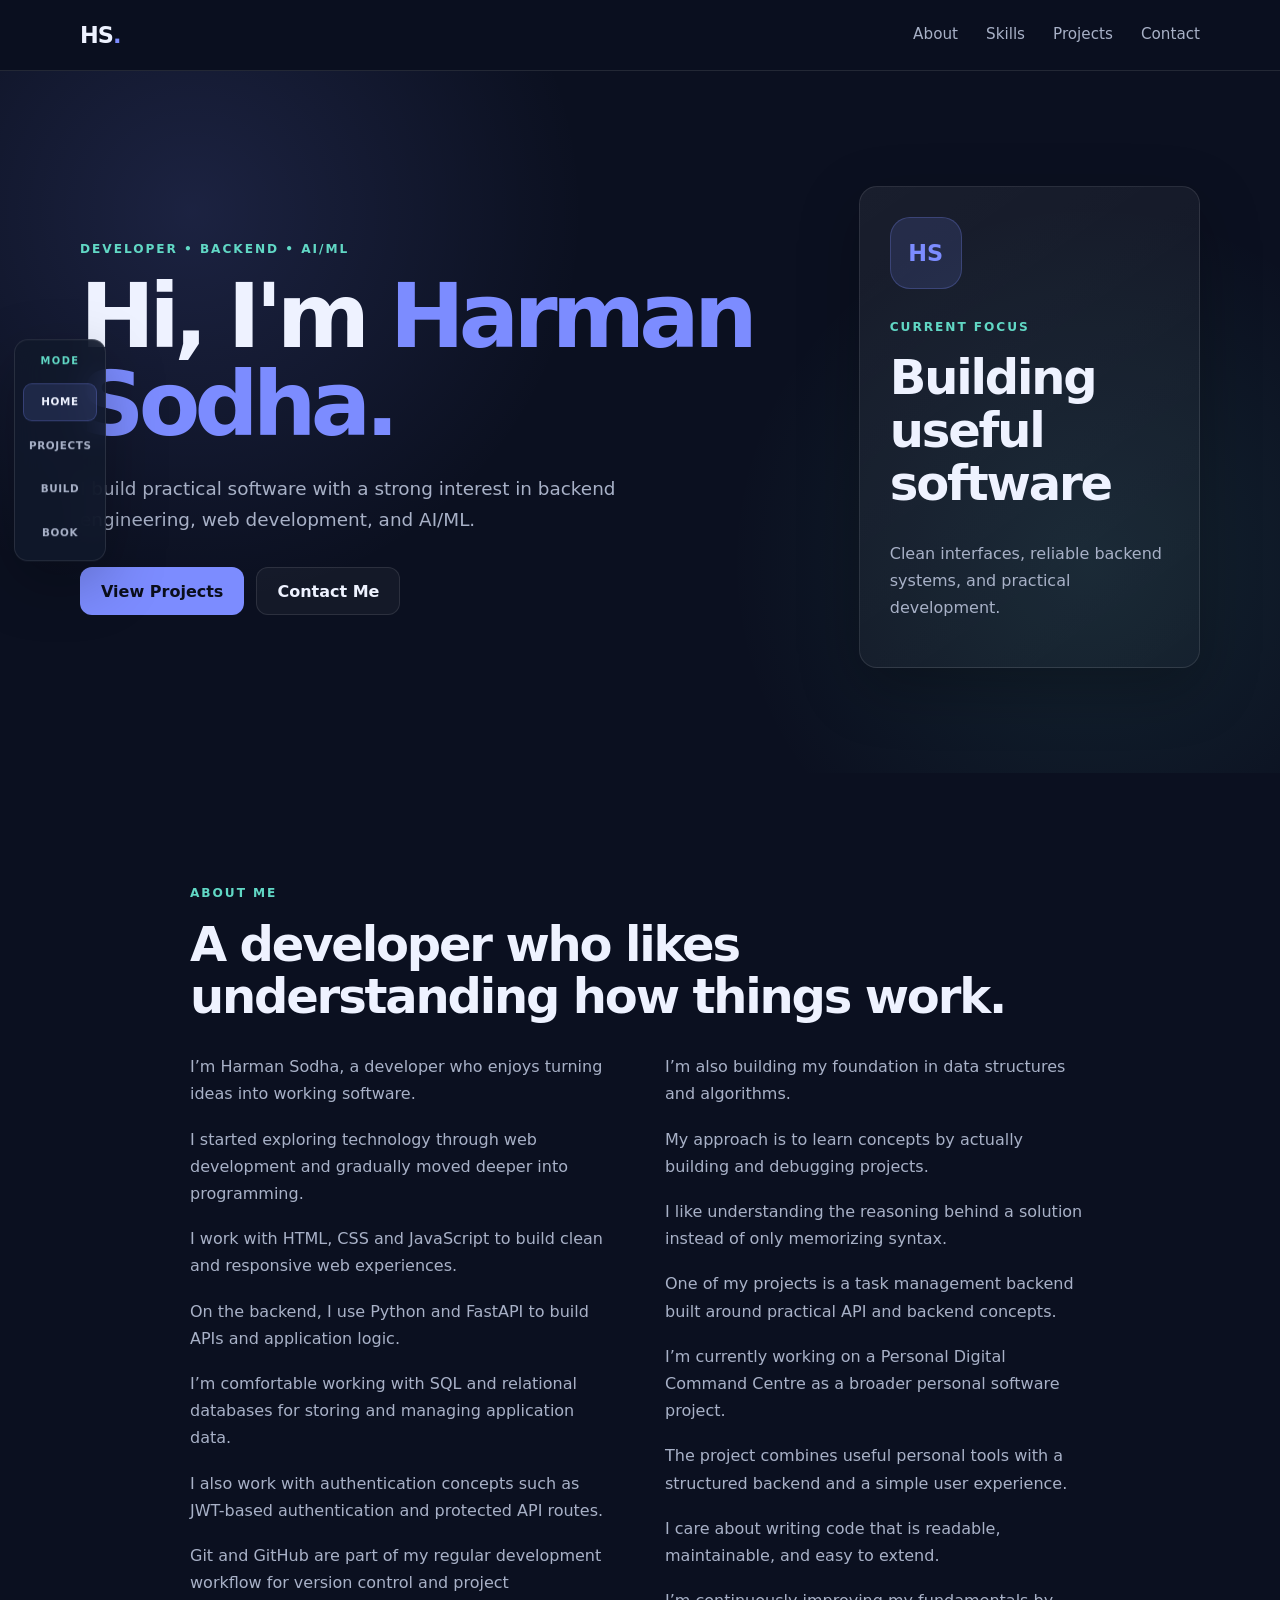
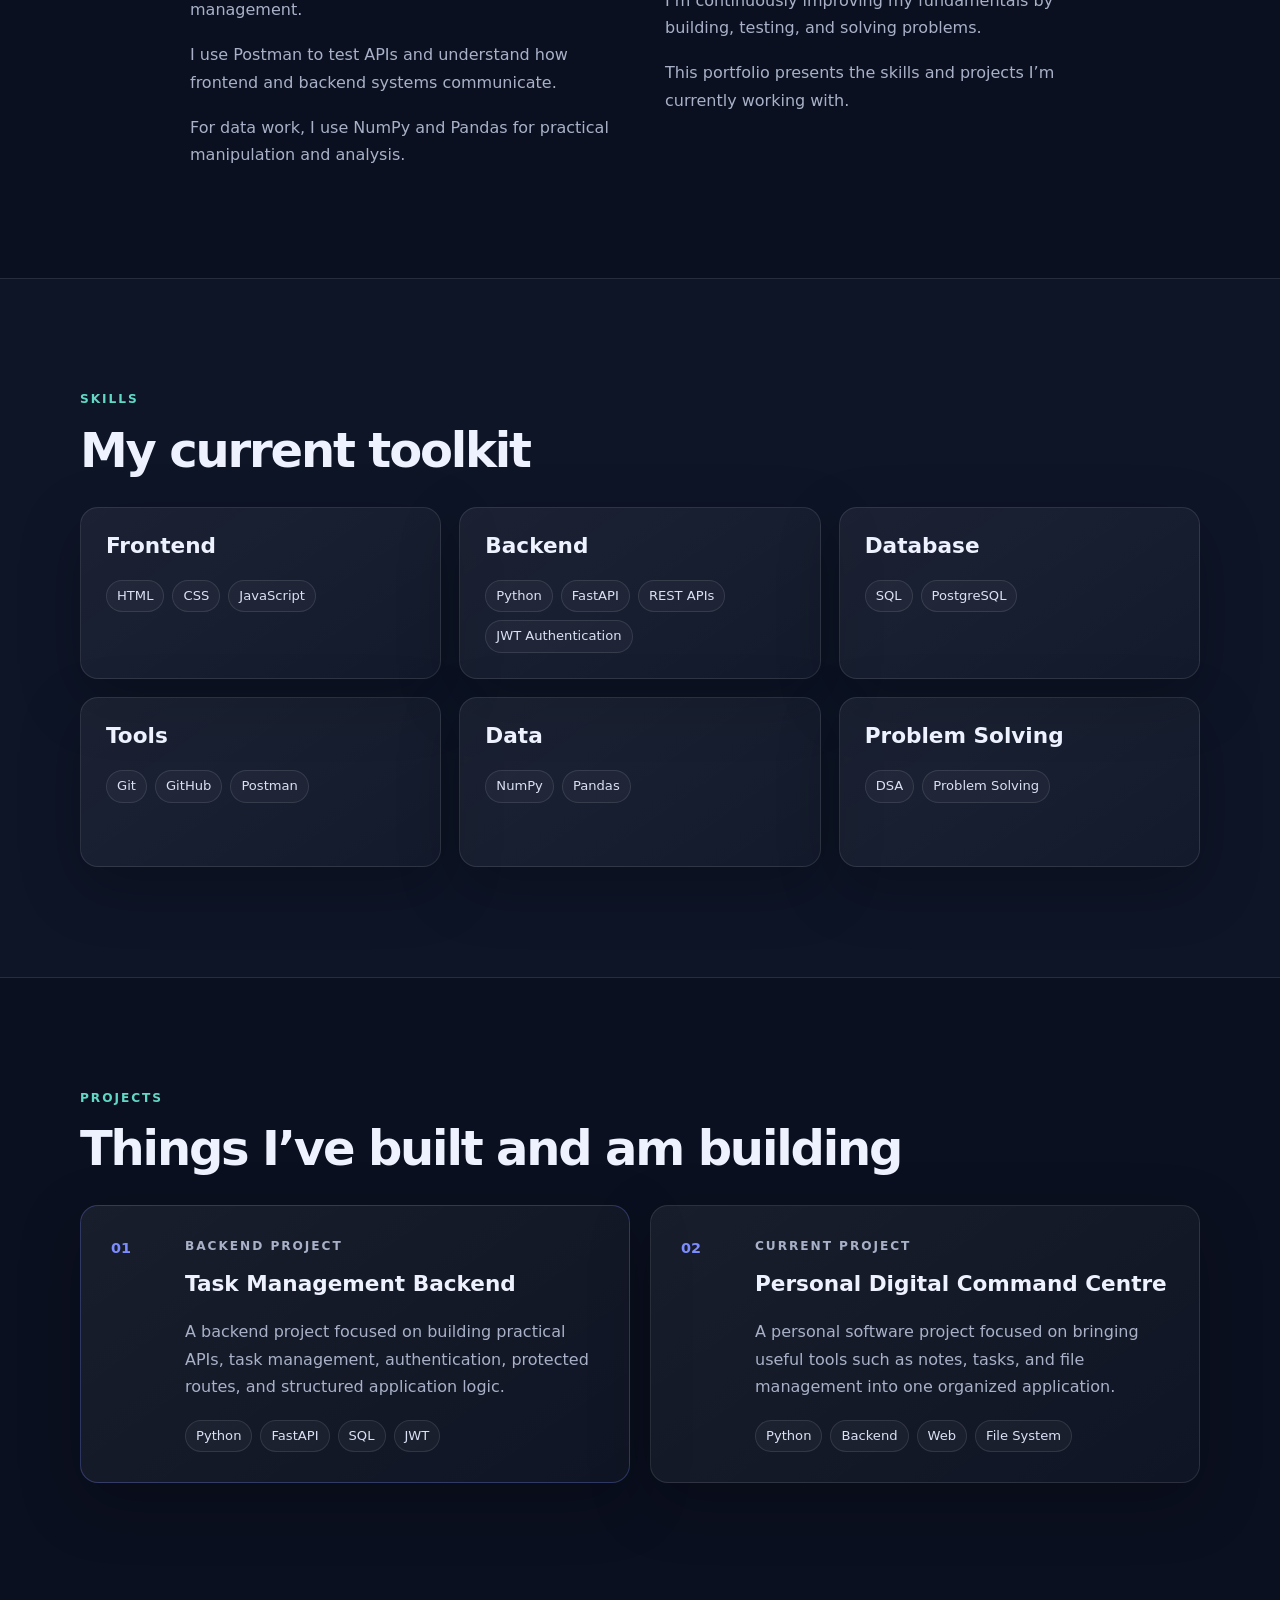
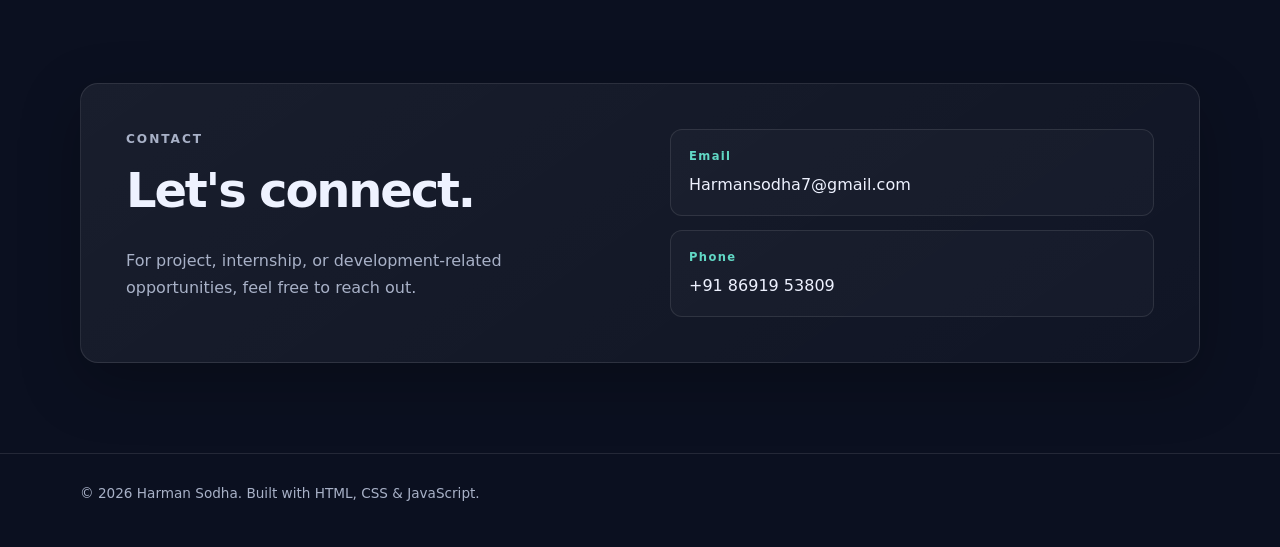
<file: index.html>
<!DOCTYPE html>
<html lang="en">
<head>
  <meta charset="UTF-8">
  <meta name="viewport" content="width=device-width, initial-scale=1.0">
  <meta name="description" content="Personal portfolio of Harman Sodha — developer focused on web development, backend engineering, and practical AI.">
  <title>Harman Sodha | Developer Portfolio</title>
  <link rel="stylesheet" href="css/style.css">
</head>
<body>
  <aside class="mode-rail" aria-label="Site modes">
    <div class="mode-label">MODE</div>
    <a class="mode-item active" href="index.html">HOME</a>
    <a class="mode-item" href="projects.html">PROJECTS</a>
    <a class="mode-item" href="build.html">BUILD</a>
    <a class="mode-item" href="book.html">BOOK</a>
  </aside>
  <header class="site-header">
    <nav class="container nav" aria-label="Main navigation">
      <a class="brand" href="#home">HS<span>.</span></a>
      <button class="nav-toggle" aria-label="Open navigation" aria-expanded="false">☰</button>
      <div class="nav-links">
        <a href="#about">About</a>
        <a href="#skills">Skills</a>
        <a href="#projects">Projects</a>
        <a href="#contact">Contact</a>
      </div>
    </nav>
  </header>

  <main>
    <section id="home" class="hero">
      <div class="container hero-grid">
        <div class="hero-copy">
          <p class="eyebrow">DEVELOPER • BACKEND • AI/ML</p>
          <h1>Hi, I'm <span>Harman Sodha.</span></h1>
          <p class="hero-text">
            I build practical software with a strong interest in backend engineering,
            web development, and AI/ML.
          </p>
          <div class="hero-actions">
            <a class="button primary" href="#projects">View Projects</a>
            <a class="button secondary" href="#contact">Contact Me</a>
          </div>
        </div>
        <div class="hero-card" aria-label="Developer profile summary">
          <div class="avatar">HS</div>
          <div>
            <p class="card-label">CURRENT FOCUS</p>
            <h2>Building useful software</h2>
            <p>Clean interfaces, reliable backend systems, and practical development.</p>
          </div>
        </div>
      </div>
    </section>

    <section id="about" class="section">
      <div class="container narrow">
        <p class="section-kicker">ABOUT ME</p>
        <h2>A developer who likes understanding how things work.</h2>
        <div class="about-text">
          <p>I’m Harman Sodha, a developer who enjoys turning ideas into working software.</p>
          <p>I started exploring technology through web development and gradually moved deeper into programming.</p>
          <p>I work with HTML, CSS and JavaScript to build clean and responsive web experiences.</p>
          <p>On the backend, I use Python and FastAPI to build APIs and application logic.</p>
          <p>I’m comfortable working with SQL and relational databases for storing and managing application data.</p>
          <p>I also work with authentication concepts such as JWT-based authentication and protected API routes.</p>
          <p>Git and GitHub are part of my regular development workflow for version control and project management.</p>
          <p>I use Postman to test APIs and understand how frontend and backend systems communicate.</p>
          <p>For data work, I use NumPy and Pandas for practical manipulation and analysis.</p>
          <p>I’m also building my foundation in data structures and algorithms.</p>
          <p>My approach is to learn concepts by actually building and debugging projects.</p>
          <p>I like understanding the reasoning behind a solution instead of only memorizing syntax.</p>
          <p>One of my projects is a task management backend built around practical API and backend concepts.</p>
          <p>I’m currently working on a Personal Digital Command Centre as a broader personal software project.</p>
          <p>The project combines useful personal tools with a structured backend and a simple user experience.</p>
          <p>I care about writing code that is readable, maintainable, and easy to extend.</p>
          <p>I’m continuously improving my fundamentals by building, testing, and solving problems.</p>
          <p>This portfolio presents the skills and projects I’m currently working with.</p>
        </div>
      </div>
    </section>

    <section id="skills" class="section section-alt">
      <div class="container">
        <p class="section-kicker">SKILLS</p>
        <h2>My current toolkit</h2>
        <div class="skills-grid">
          <article class="skill-card">
            <h3>Frontend</h3>
            <div class="tags">
              <span>HTML</span><span>CSS</span><span>JavaScript</span>
            </div>
          </article>
          <article class="skill-card">
            <h3>Backend</h3>
            <div class="tags">
              <span>Python</span><span>FastAPI</span><span>REST APIs</span><span>JWT Authentication</span>
            </div>
          </article>
          <article class="skill-card">
            <h3>Database</h3>
            <div class="tags">
              <span>SQL</span><span>PostgreSQL</span>
            </div>
          </article>
          <article class="skill-card">
            <h3>Tools</h3>
            <div class="tags">
              <span>Git</span><span>GitHub</span><span>Postman</span>
            </div>
          </article>
          <article class="skill-card">
            <h3>Data</h3>
            <div class="tags">
              <span>NumPy</span><span>Pandas</span>
            </div>
          </article>
          <article class="skill-card">
            <h3>Problem Solving</h3>
            <div class="tags">
              <span>DSA</span><span>Problem Solving</span>
            </div>
          </article>
        </div>
      </div>
    </section>

    <section id="projects" class="section">
      <div class="container">
        <p class="section-kicker">PROJECTS</p>
        <h2>Things I’ve built and am building</h2>
        <div class="projects-grid">
          <article class="project-card featured">
            <div class="project-number">01</div>
            <div>
              <p class="project-type">BACKEND PROJECT</p>
              <h3>Task Management Backend</h3>
              <p>
                A backend project focused on building practical APIs, task management,
                authentication, protected routes, and structured application logic.
              </p>
              <div class="tags">
                <span>Python</span><span>FastAPI</span><span>SQL</span><span>JWT</span>
              </div>
            </div>
          </article>

          <article class="project-card">
            <div class="project-number">02</div>
            <div>
              <p class="project-type">CURRENT PROJECT</p>
              <h3>Personal Digital Command Centre</h3>
              <p>
                A personal software project focused on bringing useful tools such as
                notes, tasks, and file management into one organized application.
              </p>
              <div class="tags">
                <span>Python</span><span>Backend</span><span>Web</span><span>File System</span>
              </div>
            </div>
          </article>
        </div>
      </div>
    </section>

    <section id="contact" class="section contact-section">
      <div class="container contact-box">
        <div>
          <p class="section-kicker">CONTACT</p>
          <h2>Let's connect.</h2>
          <p>For project, internship, or development-related opportunities, feel free to reach out.</p>
        </div>
        <div class="contact-list">
          <a href="mailto:Harmansodha7@gmail.com">
            <span>Email</span>
            Harmansodha7@gmail.com
          </a>
          <a href="tel:+918691953809">
            <span>Phone</span>
            +91 86919 53809
          </a>
        </div>
      </div>
    </section>
  </main>

  <footer class="footer">
    <div class="container">
      <p>© <span id="year"></span> Harman Sodha. Built with HTML, CSS & JavaScript.</p>
    </div>
  </footer>

  <script src="js/script.js"></script>
</body>
</html>
</file>
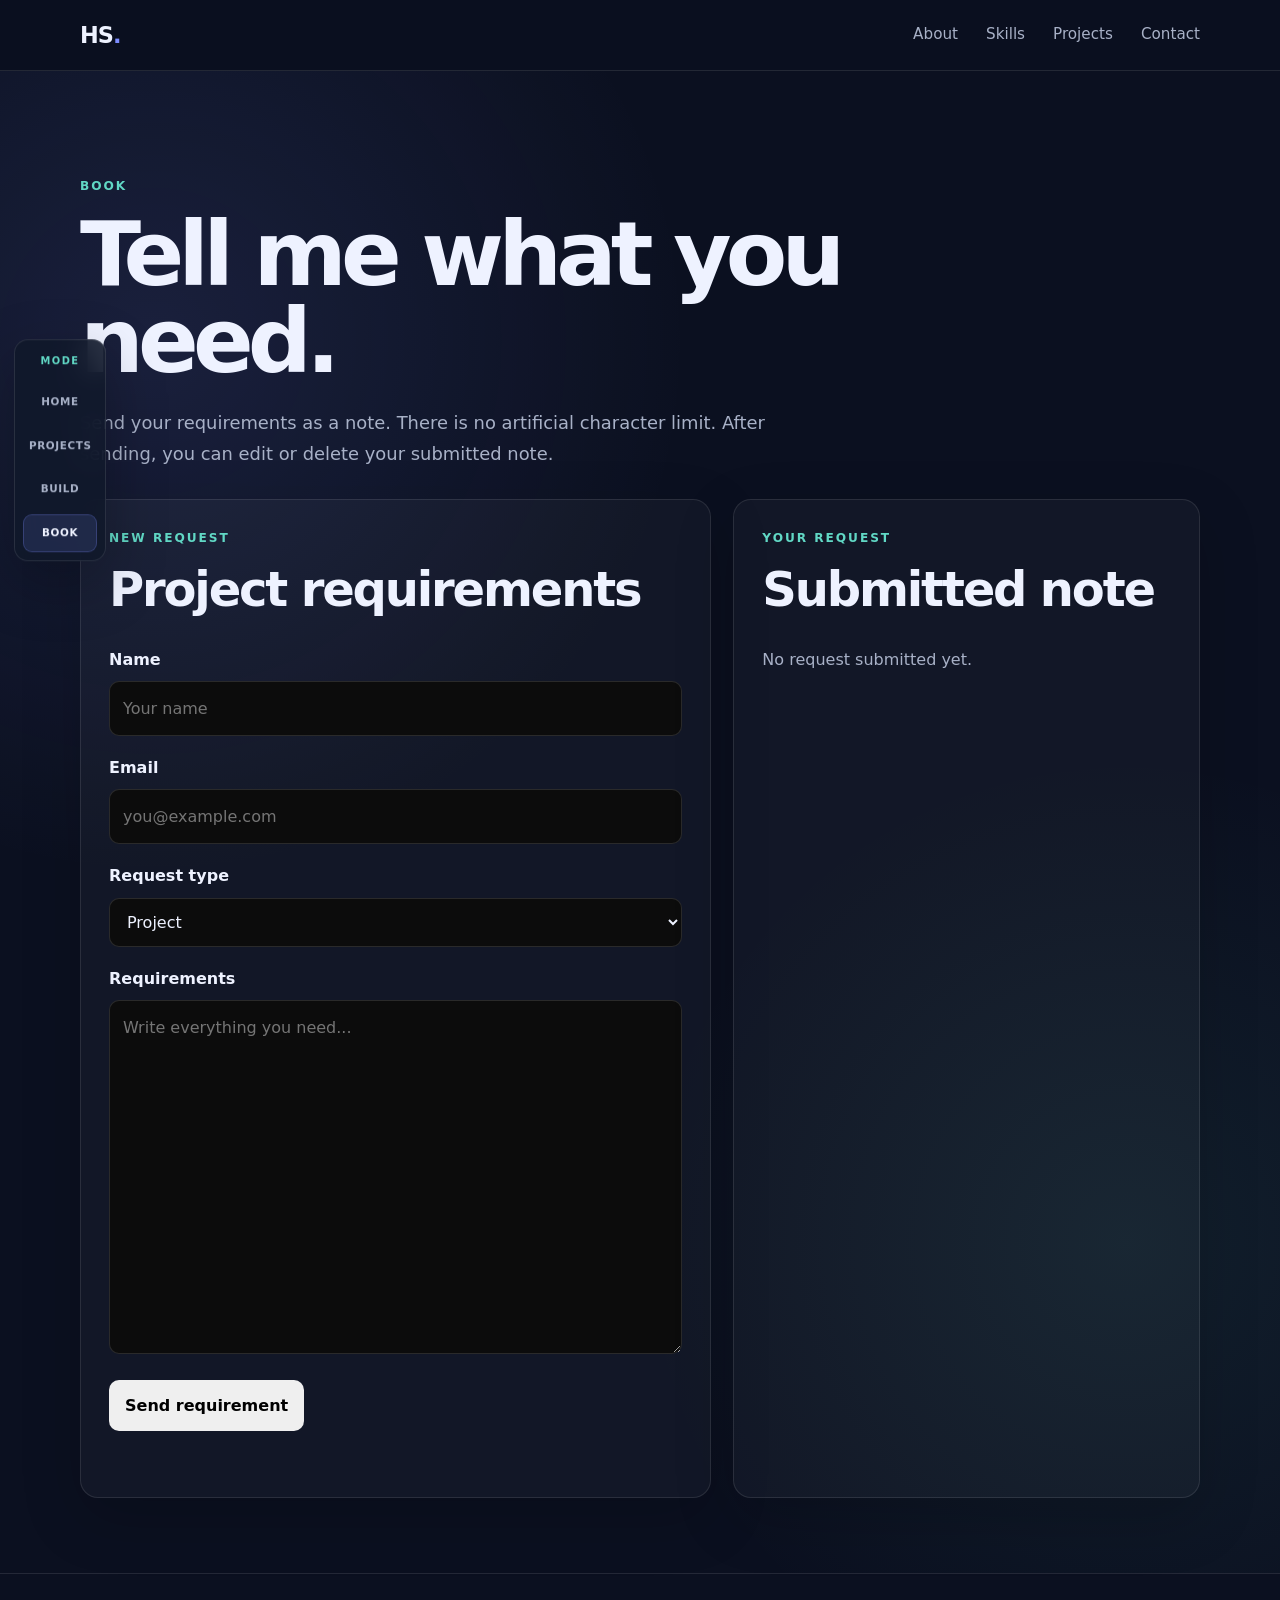
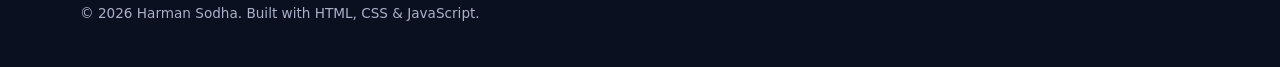
<file: book.html>
<!DOCTYPE html>
<html lang="en">
<head>
  <meta charset="UTF-8"><meta name="viewport" content="width=device-width, initial-scale=1.0">
  <meta name="description" content="Send Harman a project requirement or booking request.">
  <title>Book | Harman Sodha</title><link rel="stylesheet" href="css/style.css">
</head>
<body class="inner-page">
  <aside class="mode-rail" aria-label="Site modes"><div class="mode-label">MODE</div><a class="mode-item" href="index.html">HOME</a><a class="mode-item" href="projects.html">PROJECTS</a><a class="mode-item" href="build.html">BUILD</a><a class="mode-item active" href="book.html">BOOK</a></aside>
  <header class="site-header"><nav class="container nav" aria-label="Main navigation"><a class="brand" href="index.html">HS<span>.</span></a><button class="nav-toggle" aria-label="Open navigation" aria-expanded="false">☰</button><div class="nav-links"><a href="index.html#about">About</a><a href="index.html#skills">Skills</a><a href="projects.html">Projects</a><a href="index.html#contact">Contact</a></div></nav></header>
  <main>
    <section class="page-hero book-hero"><div class="container">
      <p class="section-kicker">BOOK</p><h1>Tell me what you need.</h1>
      <p class="page-lead">Send your requirements as a note. There is no artificial character limit. After sending, you can edit or delete your submitted note.</p>
      <div class="book-grid">
        <div class="booking-card">
          <p class="project-type">NEW REQUEST</p><h2>Project requirements</h2>
          <form id="bookForm">
            <label for="requesterName">Name</label><input id="requesterName" name="name" type="text" maxlength="160" required placeholder="Your name">
            <label for="requesterEmail">Email</label><input id="requesterEmail" name="email" type="email" maxlength="320" required placeholder="you@example.com">
            <label for="requestType">Request type</label><select id="requestType" name="request_type"><option>Project</option><option>Internship</option><option>Collaboration</option><option>Other</option></select>
            <label for="requirements">Requirements</label><textarea id="requirements" name="requirements" required placeholder="Write everything you need..." rows="12"></textarea>
            <button class="primary-btn" type="submit">Send requirement</button>
            <p id="bookStatus" class="form-status" role="status"></p>
          </form>
        </div>
        <div class="booking-card submitted-card"><p class="project-type">YOUR REQUEST</p><h2>Submitted note</h2><div id="submittedState"><p class="muted">No request submitted yet.</p></div></div>
      </div>
    </div></section>
  </main>
  <footer class="footer"><div class="container"><p>© <span id="year"></span> Harman Sodha. Built with HTML, CSS & JavaScript.</p></div></footer>
  <script src="js/script.js"></script>
  <script>
    const API_BASE = localStorage.getItem('apiBaseUrl') || 'http://localhost:8000';
    const form = document.getElementById('bookForm'), statusEl = document.getElementById('bookStatus'), stateEl = document.getElementById('submittedState');
    let currentId = null;
    function setStatus(message, ok=false){ statusEl.textContent=message; statusEl.className='form-status '+(ok?'success':'error'); }
    function renderRequest(item){ currentId=item.id; stateEl.innerHTML=`<div class="submitted-note"><p class="project-type">YOU HAVE SENT THIS</p><p class="note-meta">${escapeHtml(item.request_type)} · ${new Date(item.created_at).toLocaleString()}</p><div class="note-body">${escapeHtml(item.requirements).replace(/\n/g,'<br>')}</div><div class="note-actions"><button class="secondary-btn" id="editRequest">Edit</button><button class="danger-btn" id="deleteRequest">Delete</button></div></div>`;
      document.getElementById('editRequest').onclick=()=>{document.getElementById('requesterName').value=item.name;document.getElementById('requesterEmail').value=item.email;document.getElementById('requestType').value=item.request_type;document.getElementById('requirements').value=item.requirements;form.scrollIntoView({behavior:'smooth'});};
      document.getElementById('deleteRequest').onclick=async()=>{if(!confirm('Delete this submitted note?'))return; const r=await fetch(`${API_BASE}/book/requests/${item.id}`,{method:'DELETE'}); if(r.ok){currentId=null;stateEl.innerHTML='<p class="muted">No request submitted yet.</p>';setStatus('Your request was deleted.',true)}else setStatus('Could not delete the request.');};
    }
    function escapeHtml(v){return v.replace(/[&<>"']/g,c=>({'&':'&amp;','<':'&lt;','>':'&gt;','"':'&quot;',"'":'&#039;'}[c]));}
    form.addEventListener('submit',async e=>{e.preventDefault();setStatus('Sending...');const payload=Object.fromEntries(new FormData(form).entries());const url=currentId?`${API_BASE}/book/requests/${currentId}`:`${API_BASE}/book/requests`;const r=await fetch(url,{method:currentId?'PUT':'POST',headers:{'Content-Type':'application/json'},body:JSON.stringify(payload)});const data=await r.json().catch(()=>({}));if(r.ok){renderRequest(data);setStatus(currentId?'Your request was updated.':'Your request was sent.',true)}else setStatus(data.detail||'Could not send the request.');});
  </script>
</body></html>
</file>
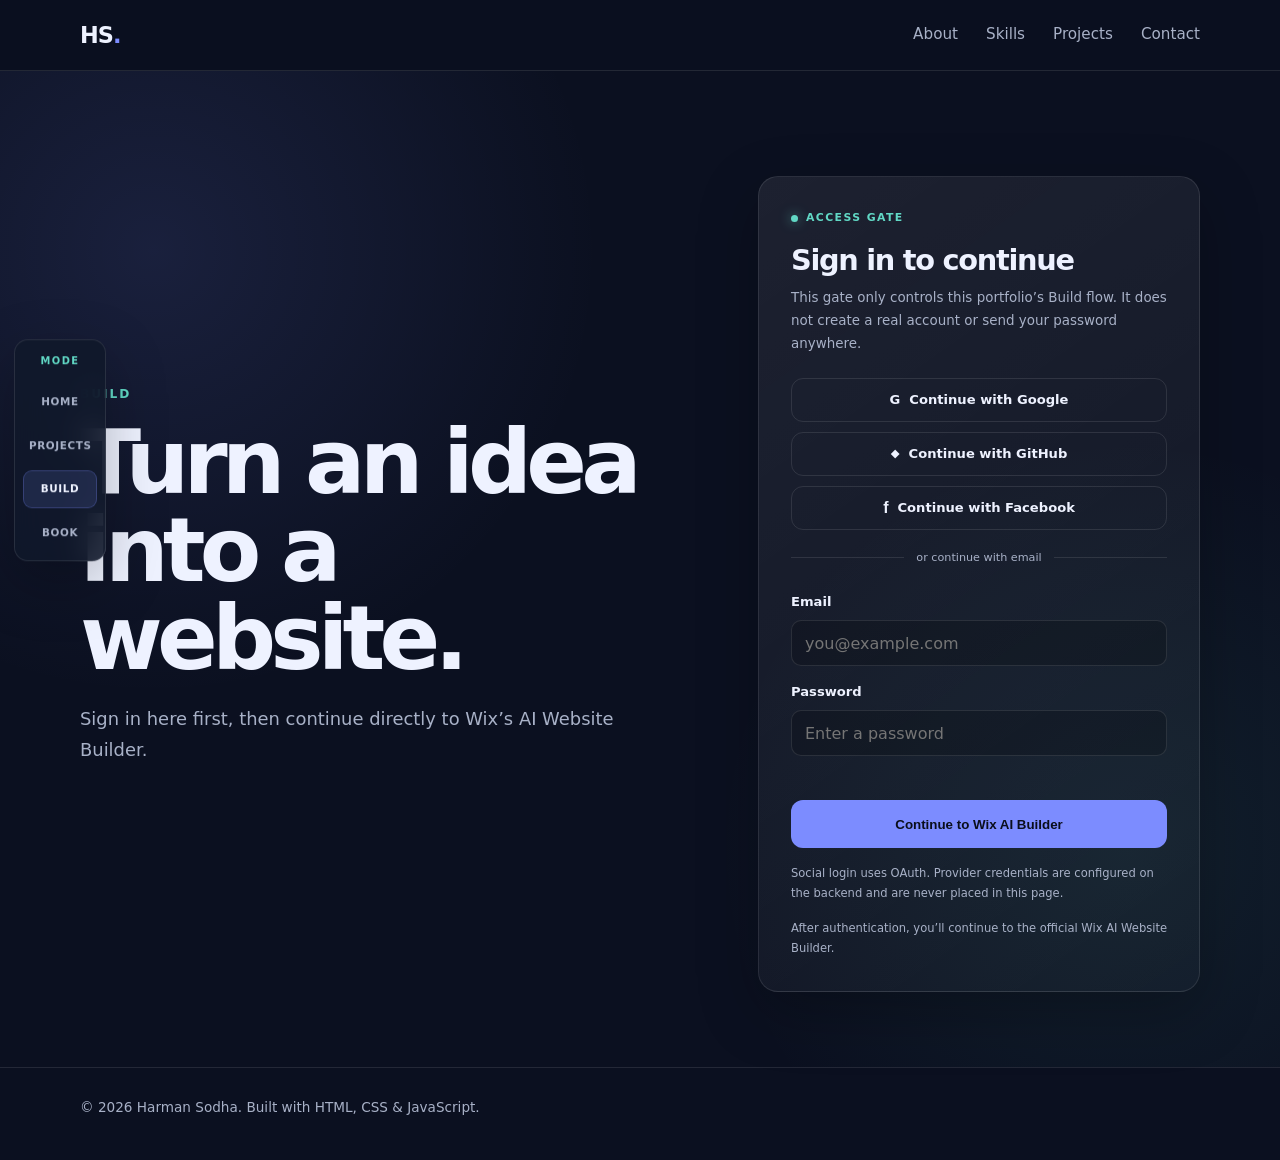
<file: build.html>
<!DOCTYPE html>
<html lang="en">
<head>
  <meta charset="UTF-8">
  <meta name="viewport" content="width=device-width, initial-scale=1.0">
  <meta name="description" content="Build mode — sign in before opening the Wix AI Website Builder.">
  <title>Build | Harman Sodha</title>
  <link rel="stylesheet" href="css/style.css">
</head>
<body class="inner-page build-page">
  <aside class="mode-rail" aria-label="Site modes">
    <div class="mode-label">MODE</div>
    <a class="mode-item" href="index.html">HOME</a>
    <a class="mode-item" href="projects.html">PROJECTS</a>
    <a class="mode-item active" href="build.html">BUILD</a>
    <a class="mode-item" href="book.html">BOOK</a>
  </aside>
  <header class="site-header">
    <nav class="container nav" aria-label="Main navigation">
      <a class="brand" href="index.html">HS<span>.</span></a>
      <button class="nav-toggle" aria-label="Open navigation" aria-expanded="false">☰</button>
      <div class="nav-links">
        <a href="index.html#about">About</a><a href="index.html#skills">Skills</a><a href="projects.html">Projects</a><a href="index.html#contact">Contact</a>
      </div>
    </nav>
  </header>
  <main>
    <section class="page-hero build-hero">
      <div class="container build-layout">
        <div>
          <p class="section-kicker">BUILD</p>
          <h1>Turn an idea into a website.</h1>
          <p class="page-lead">Sign in here first, then continue directly to Wix’s AI Website Builder.</p>
        </div>
        <div class="login-card">
          <div class="login-card-top"><span class="status-dot"></span><span>ACCESS GATE</span></div>
          <h2>Sign in to continue</h2>
          <p class="login-note">This gate only controls this portfolio’s Build flow. It does not create a real account or send your password anywhere.</p>
          <div class="oauth-grid" aria-label="Social login options">
            <a class="oauth-button google" href="http://localhost:8000/auth/google">Continue with Google</a>
            <a class="oauth-button github" href="http://localhost:8000/auth/github">Continue with GitHub</a>
            <a class="oauth-button facebook" href="http://localhost:8000/auth/facebook">Continue with Facebook</a>
          </div>
          <div class="login-divider"><span>or continue with email</span></div>
          <form id="buildLoginForm" novalidate>
            <label for="buildEmail">Email</label>
            <input id="buildEmail" name="email" type="email" autocomplete="email" placeholder="you@example.com" required>
            <label for="buildPassword">Password</label>
            <input id="buildPassword" name="password" type="password" autocomplete="current-password" placeholder="Enter a password" minlength="4" required>
            <p class="form-error" id="buildFormError" role="alert"></p>
            <button class="button primary full-width" type="submit">Continue to Wix AI Builder</button>
          </form>
          <p class="external-note">Social login uses OAuth. Provider credentials are configured on the backend and are never placed in this page.</p>
          <p class="external-note">After authentication, you’ll continue to the official Wix AI Website Builder.</p>
        </div>
      </div>
    </section>
  </main>
  <footer class="footer"><div class="container"><p>© <span id="year"></span> Harman Sodha. Built with HTML, CSS & JavaScript.</p></div></footer>
  <script src="js/script.js"></script>
  <script>
    const buildForm = document.getElementById('buildLoginForm');
    const buildError = document.getElementById('buildFormError');
    const wixUrl = 'https://www.wix.com/ai-website-builder';

    buildForm.addEventListener('submit', (event) => {
      event.preventDefault();
      const email = document.getElementById('buildEmail').value.trim();
      const password = document.getElementById('buildPassword').value;
      buildError.textContent = '';

      if (!email || !email.includes('@')) {
        buildError.textContent = 'Enter a valid email address.';
        return;
      }
      if (password.length < 4) {
        buildError.textContent = 'Enter at least 4 characters.';
        return;
      }

      window.location.href = wixUrl;
    });
  </script>
</body>
</html>
</file>
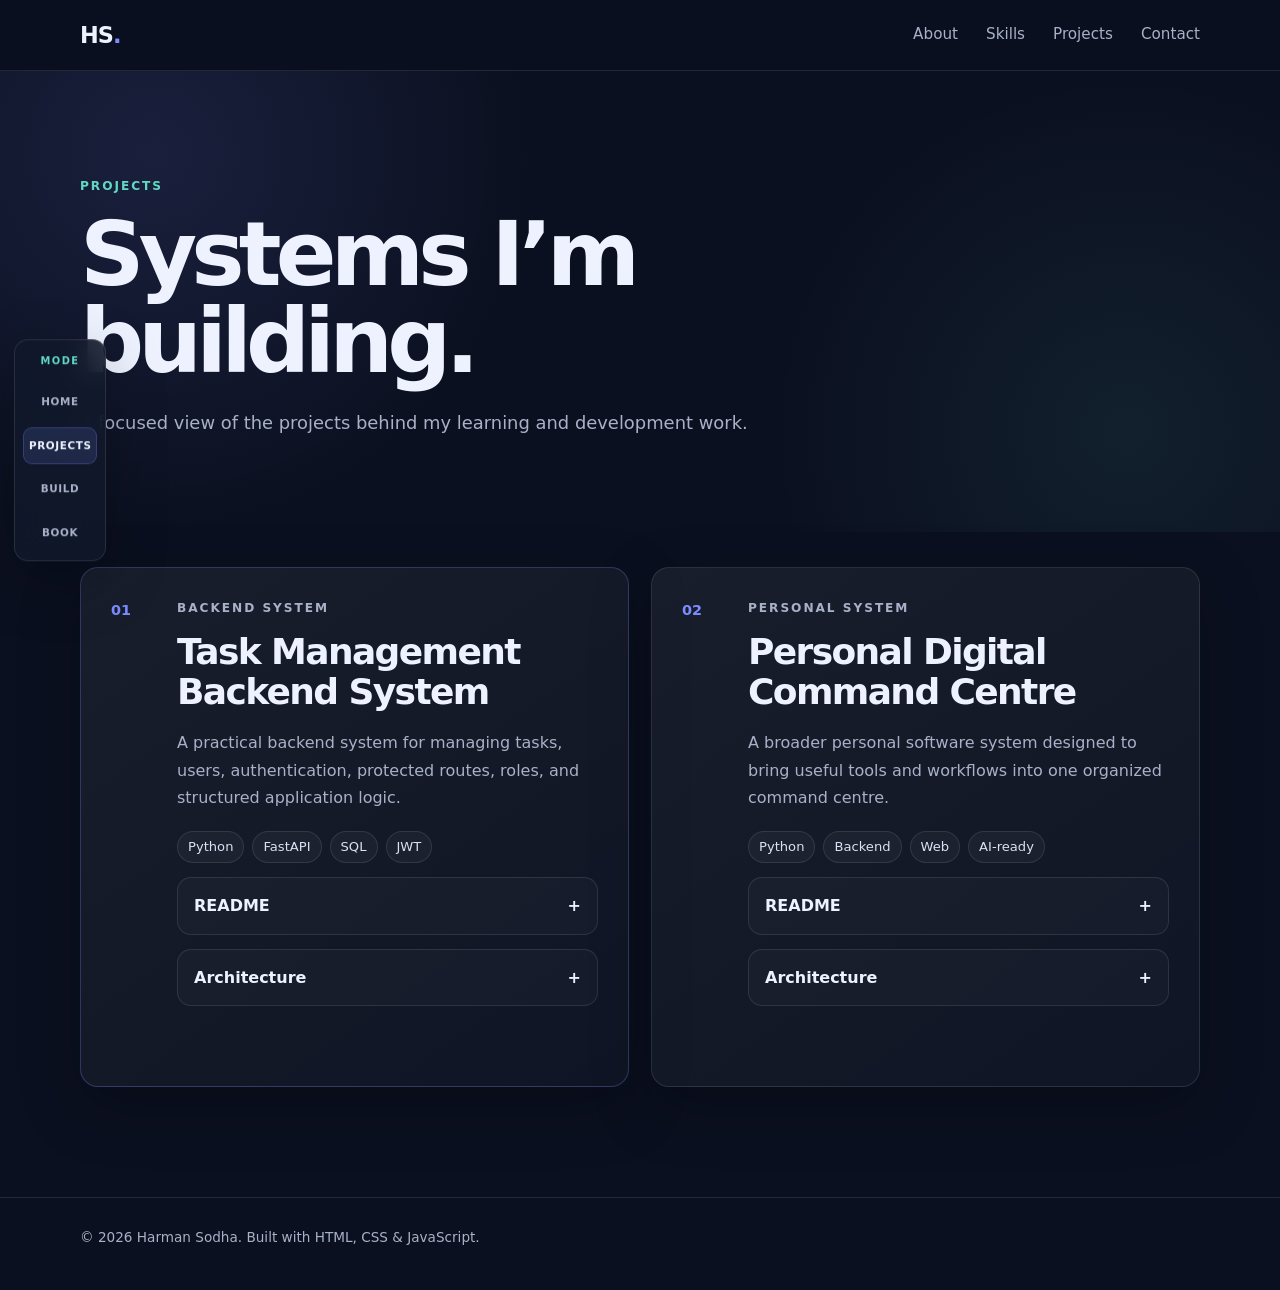
<file: projects.html>
<!DOCTYPE html>
<html lang="en">
<head>
  <meta charset="UTF-8">
  <meta name="viewport" content="width=device-width, initial-scale=1.0">
  <meta name="description" content="Harman Sodha's projects — Task Management Backend System and Personal Digital Command Centre.">
  <title>Projects | Harman Sodha</title>
  <link rel="stylesheet" href="css/style.css">
</head>
<body class="inner-page">
  <aside class="mode-rail" aria-label="Site modes">
    <div class="mode-label">MODE</div>
    <a class="mode-item" href="index.html">HOME</a>
    <a class="mode-item active" href="projects.html">PROJECTS</a>
    <a class="mode-item" href="build.html">BUILD</a>
    <a class="mode-item" href="book.html">BOOK</a>
  </aside>

  <header class="site-header">
    <nav class="container nav" aria-label="Main navigation">
      <a class="brand" href="index.html">HS<span>.</span></a>
      <button class="nav-toggle" aria-label="Open navigation" aria-expanded="false">☰</button>
      <div class="nav-links">
        <a href="index.html#about">About</a>
        <a href="index.html#skills">Skills</a>
        <a href="projects.html">Projects</a>
        <a href="index.html#contact">Contact</a>
      </div>
    </nav>
  </header>

  <main>
    <section class="page-hero">
      <div class="container">
        <p class="section-kicker">PROJECTS</p>
        <h1>Systems I’m building.</h1>
        <p class="page-lead">A focused view of the projects behind my learning and development work.</p>
      </div>
    </section>

    <section class="section projects-page-section">
      <div class="container">
        <div class="project-showcase-grid">
          <article class="project-card project-showcase featured">
            <div class="project-number">01</div>
            <div class="project-content">
              <p class="project-type">BACKEND SYSTEM</p>
              <h2>Task Management Backend System</h2>
              <p>A practical backend system for managing tasks, users, authentication, protected routes, roles, and structured application logic.</p>
              <div class="tags"><span>Python</span><span>FastAPI</span><span>SQL</span><span>JWT</span></div>
              <details class="project-doc">
                <summary>README</summary>
                <div class="doc-content">
                  <h3>Task Management</h3>
                  <p>A production-oriented REST API backend for managing users and their tasks, built with FastAPI, PostgreSQL, SQLAlchemy and JWT-based authentication.</p>
                  <p>The project focuses on clean backend architecture, authentication, authorization, database interaction, API design and maintainable code organization.</p>
                  <h4>Features</h4>
                  <ul><li>User registration and login</li><li>JWT authentication and protected routes</li><li>Password hashing and verification</li><li>Role-based access control</li><li>User-specific task management and ownership validation</li><li>CRUD operations for tasks</li><li>PostgreSQL + SQLAlchemy ORM</li><li>Pydantic validation and environment configuration</li><li>Postman API testing</li><li>Modular backend architecture</li></ul>
                  <h4>Tech Stack</h4>
                  <p><strong>Backend:</strong> Python, FastAPI, SQLAlchemy, Pydantic<br><strong>Database:</strong> PostgreSQL, Supabase PostgreSQL<br><strong>Authentication:</strong> JWT, OAuth2 password flow, password hashing<br><strong>Tools:</strong> Git, GitHub, Postman, Alembic</p>
                </div>
              </details>
              <details class="project-doc">
                <summary>Architecture</summary>
                <div class="doc-content">
                  <p>The backend follows a layered architecture that separates API handling, authentication, business logic, database operations and validation.</p>
                  <pre>Client
  ↓
FastAPI API
  ↓
Routes
  ↓
Controllers
  ↓
Services
  ↓
Repositories
  ↓
SQLAlchemy ORM
  ↓
PostgreSQL</pre>
                </div>
              </details>
            </div>
          </article>

          <article class="project-card project-showcase">
            <div class="project-number">02</div>
            <div class="project-content">
              <p class="project-type">PERSONAL SYSTEM</p>
              <h2>Personal Digital Command Centre</h2>
              <p>A broader personal software system designed to bring useful tools and workflows into one organized command centre.</p>
              <div class="tags"><span>Python</span><span>Backend</span><span>Web</span><span>AI-ready</span></div>
              <details class="project-doc">
                <summary>README</summary>
                <div class="doc-content">
                  <h3>Personal Digital Command Centre</h3>
                  <p>A personal productivity and management system designed to bring tasks, notes, files and personal data into one centralized digital workspace.</p>
                  <p>The project is being developed as a modular full-stack application with a focus on practical backend engineering, file management, API architecture and a scalable foundation for future features.</p>
                  <pre>One Application
      │
      ├── Tasks
      ├── Notes
      ├── Files
      └── Personal Data</pre>
                </div>
              </details>
              <details class="project-doc">
                <summary>Architecture</summary>
                <div class="doc-content">
                  <p>The application uses a simple layered architecture. The frontend communicates with a FastAPI backend through HTTP APIs; services handle application logic and the backend communicates with the database and filesystem when required.</p>
                  <pre>USER
  ↓
FRONTEND
  ↓
FASTAPI API
  ↓
ROUTES
  ↓
CONTROLLERS
  ↓
SERVICES
  ↓
DATABASE / FILE SYSTEM
  ↓
RESPONSE</pre>
                  <h4>Core modules</h4><ul><li>Tasks</li><li>Notes</li><li>Files and folders</li><li>Database</li><li>Security and path validation</li></ul>
                  <h4>Project structure</h4>
                  <pre>personal-digital-command-centre/
├── frontend/
├── backend/
│   ├── main.py
│   └── src/
│       ├── routes/
│       ├── controllers/
│       ├── services/
│       ├── schemas/
│       ├── models/
│       ├── utils/
│       └── database/
├── storage/
├── README.md
└── ARCHITECTURE.md</pre>
                </div>
              </details>
            </div>
          </article>
        </div>
      </div>
    </section>
  </main>

  <footer class="footer"><div class="container"><p>© <span id="year"></span> Harman Sodha. Built with HTML, CSS & JavaScript.</p></div></footer>
  <script src="js/script.js"></script>
</body>
</html>
</file>
<file: css/style.css>
:root {
  --bg: #0b1020;
  --surface: #11182b;
  --surface-2: #151e34;
  --text: #eef2ff;
  --muted: #a8b1c7;
  --line: rgba(255, 255, 255, 0.10);
  --accent: #7c8cff;
  --accent-2: #61d8c5;
  --max-width: 1120px;
  --radius: 18px;
  --shadow: 0 20px 60px rgba(0, 0, 0, 0.25);
}

* { box-sizing: border-box; }

html {
  scroll-behavior: smooth;
  scroll-padding-top: 80px;
}

body {
  margin: 0;
  font-family: Inter, ui-sans-serif, system-ui, -apple-system, BlinkMacSystemFont, "Segoe UI", sans-serif;
  background: var(--bg);
  color: var(--text);
  line-height: 1.7;
}

a { color: inherit; text-decoration: none; }

.container {
  width: min(100% - 40px, var(--max-width));
  margin-inline: auto;
}

.narrow { max-width: 900px; }

.site-header {
  position: sticky;
  top: 0;
  z-index: 20;
  background: rgba(11, 16, 32, 0.84);
  backdrop-filter: blur(16px);
  border-bottom: 1px solid var(--line);
}

.nav {
  min-height: 70px;
  display: flex;
  align-items: center;
  justify-content: space-between;
}

.brand {
  font-size: 1.4rem;
  font-weight: 800;
  letter-spacing: -0.04em;
}

.brand span { color: var(--accent); }

.nav-links {
  display: flex;
  gap: 28px;
  color: var(--muted);
  font-size: 0.95rem;
}

.nav-links a:hover { color: var(--text); }

.nav-toggle {
  display: none;
  border: 0;
  background: transparent;
  color: var(--text);
  font-size: 1.4rem;
  cursor: pointer;
}

.hero {
  min-height: 78vh;
  display: grid;
  align-items: center;
  padding: 100px 0 90px;
  background:
    radial-gradient(circle at 15% 20%, rgba(124, 140, 255, 0.15), transparent 32%),
    radial-gradient(circle at 85% 70%, rgba(97, 216, 197, 0.10), transparent 30%);
}

.hero-grid {
  display: grid;
  grid-template-columns: 1.35fr 0.65fr;
  gap: 70px;
  align-items: center;
}

.eyebrow, .section-kicker, .project-type, .card-label {
  color: var(--accent-2);
  font-size: 0.76rem;
  font-weight: 800;
  letter-spacing: 0.16em;
  margin: 0 0 14px;
}

h1, h2, h3, p { margin-top: 0; }

h1 {
  max-width: 760px;
  margin-bottom: 24px;
  font-size: clamp(3rem, 7vw, 5.8rem);
  line-height: 0.98;
  letter-spacing: -0.065em;
}

h1 span {
  color: var(--accent);
}

h2 {
  margin-bottom: 30px;
  font-size: clamp(2rem, 4vw, 3rem);
  line-height: 1.1;
  letter-spacing: -0.045em;
}

h3 {
  font-size: 1.35rem;
  line-height: 1.2;
}

.hero-text {
  max-width: 650px;
  color: var(--muted);
  font-size: 1.15rem;
}

.hero-actions {
  display: flex;
  gap: 12px;
  flex-wrap: wrap;
  margin-top: 32px;
}

.button {
  display: inline-flex;
  align-items: center;
  justify-content: center;
  min-height: 48px;
  padding: 0 20px;
  border-radius: 12px;
  border: 1px solid var(--line);
  font-weight: 700;
  transition: transform 160ms ease, border-color 160ms ease, background 160ms ease;
}

.button:hover {
  transform: translateY(-2px);
  border-color: rgba(124, 140, 255, 0.6);
}

.button.primary {
  background: var(--accent);
  color: #0a0e1b;
  border-color: transparent;
}

.button.secondary {
  background: rgba(255,255,255,0.04);
}

.hero-card, .skill-card, .project-card, .contact-box {
  background: linear-gradient(145deg, rgba(255,255,255,0.06), rgba(255,255,255,0.025));
  border: 1px solid var(--line);
  box-shadow: var(--shadow);
}

.hero-card {
  padding: 30px;
  border-radius: var(--radius);
}

.avatar {
  width: 72px;
  height: 72px;
  display: grid;
  place-items: center;
  margin-bottom: 28px;
  border-radius: 20px;
  background: rgba(124, 140, 255, 0.14);
  color: var(--accent);
  font-size: 1.4rem;
  font-weight: 900;
  border: 1px solid rgba(124, 140, 255, 0.25);
}

.hero-card p:last-child,
.skill-card p,
.project-card p,
.contact-box p {
  color: var(--muted);
}

.section {
  padding: 110px 0;
}

.section-alt {
  background: #0e1527;
  border-block: 1px solid var(--line);
}

.about-text {
  color: var(--muted);
  columns: 2;
  column-gap: 50px;
}

.about-text p {
  break-inside: avoid;
  margin-bottom: 18px;
}

.skills-grid {
  display: grid;
  grid-template-columns: repeat(3, 1fr);
  gap: 18px;
}

.skill-card {
  min-height: 170px;
  padding: 25px;
  border-radius: var(--radius);
}

.tags {
  display: flex;
  flex-wrap: wrap;
  gap: 8px;
}

.tags span {
  display: inline-flex;
  align-items: center;
  min-height: 30px;
  padding: 4px 10px;
  border: 1px solid var(--line);
  border-radius: 999px;
  color: #dbe1f4;
  background: rgba(255,255,255,0.035);
  font-size: 0.82rem;
}

.projects-grid {
  display: grid;
  grid-template-columns: repeat(2, 1fr);
  gap: 20px;
}

.project-card {
  display: grid;
  grid-template-columns: 56px 1fr;
  gap: 18px;
  padding: 30px;
  border-radius: var(--radius);
}

.project-card.featured {
  border-color: rgba(124, 140, 255, 0.28);
}

.project-number {
  color: var(--accent);
  font-weight: 800;
  font-size: 0.9rem;
}

.project-card p:not(.project-type) {
  margin-bottom: 20px;
}

.contact-section {
  padding-top: 90px;
  padding-bottom: 90px;
}

.contact-box {
  display: grid;
  grid-template-columns: 1fr 1fr;
  gap: 60px;
  padding: 45px;
  border-radius: var(--radius);
}

.contact-list {
  display: grid;
  gap: 14px;
  align-content: center;
}

.contact-list a {
  display: block;
  padding: 17px 18px;
  border: 1px solid var(--line);
  border-radius: 12px;
  background: rgba(255,255,255,0.025);
  transition: border-color 160ms ease, transform 160ms ease;
}

.contact-list a:hover {
  border-color: rgba(97, 216, 197, 0.45);
  transform: translateY(-2px);
}

.contact-list span {
  display: block;
  color: var(--accent-2);
  font-size: 0.72rem;
  font-weight: 800;
  letter-spacing: 0.12em;
  margin-bottom: 4px;
}

.footer {
  padding: 28px 0;
  border-top: 1px solid var(--line);
  color: var(--muted);
  font-size: 0.85rem;
}

@media (max-width: 800px) {
  .hero-grid,
  .projects-grid,
  .contact-box {
    grid-template-columns: 1fr;
  }

  .skills-grid {
    grid-template-columns: repeat(2, 1fr);
  }

  .about-text {
    columns: 1;
  }

  .hero {
    padding-top: 75px;
  }
}

@media (max-width: 620px) {
  .container { width: min(100% - 28px, var(--max-width)); }

  .nav-toggle { display: block; }

  .nav-links {
    position: absolute;
    left: 14px;
    right: 14px;
    top: 62px;
    display: none;
    flex-direction: column;
    gap: 0;
    padding: 8px;
    border: 1px solid var(--line);
    border-radius: 14px;
    background: #10172a;
    box-shadow: var(--shadow);
  }

  .nav-links.open { display: flex; }

  .nav-links a { padding: 12px; }

  .skills-grid { grid-template-columns: 1fr; }

  .section { padding: 80px 0; }

  .hero { min-height: auto; }

  .contact-box { padding: 28px; }

  h1 { font-size: clamp(2.8rem, 15vw, 4.2rem); }
}

/* Mode rail — future navigation placeholders. Existing page layout remains unchanged. */
.mode-rail {
  position: fixed;
  left: 14px;
  top: 50%;
  transform: translateY(-50%);
  z-index: 30;
  display: flex;
  flex-direction: column;
  align-items: stretch;
  gap: 6px;
  width: 92px;
  padding: 8px;
  border: 1px solid var(--line);
  border-radius: 14px;
  background: rgba(17, 24, 43, 0.88);
  backdrop-filter: blur(14px);
  box-shadow: var(--shadow);
}

.mode-label {
  padding: 5px 4px 7px;
  color: var(--accent-2);
  font-size: 0.62rem;
  font-weight: 800;
  letter-spacing: 0.14em;
  text-align: center;
}

.mode-item {
  width: 100%;
  padding: 9px 5px;
  border: 1px solid transparent;
  border-radius: 9px;
  background: transparent;
  color: var(--muted);
  font: inherit;
  font-size: 0.65rem;
  font-weight: 800;
  letter-spacing: 0.06em;
  text-align: center;
  text-decoration: none;
}

.mode-item.active {
  color: var(--text);
  background: rgba(124, 140, 255, 0.14);
  border-color: rgba(124, 140, 255, 0.25);
}

.mode-item.staged {
  opacity: 0.48;
  cursor: default;
}

.mode-item span {
  display: block;
  margin-top: 2px;
  color: var(--accent-2);
  font-size: 0.48rem;
  letter-spacing: 0.08em;
}

@media (max-width: 900px) {
  .mode-rail {
    left: 8px;
    width: 78px;
  }
}

@media (max-width: 620px) {
  .mode-rail {
    top: auto;
    bottom: 14px;
    left: 50%;
    transform: translateX(-50%);
    flex-direction: row;
    align-items: center;
    width: auto;
    max-width: calc(100% - 28px);
    padding: 6px;
  }

  .mode-label {
    padding: 5px 7px;
  }

  .mode-item {
    width: auto;
    min-width: 54px;
  }

  .mode-item span {
    display: none;
  }
}

/* Inner pages and functional mode views */
.inner-page main { min-height: calc(100vh - 150px); }

.page-hero {
  padding: 105px 0 75px;
  background:
    radial-gradient(circle at 12% 18%, rgba(124, 140, 255, 0.13), transparent 32%),
    radial-gradient(circle at 88% 78%, rgba(97, 216, 197, 0.08), transparent 30%);
}

.page-hero h1 { max-width: 900px; margin-bottom: 22px; }
.page-lead { max-width: 720px; color: var(--muted); font-size: 1.12rem; }
.projects-page-section { padding-top: 35px; }

.project-showcase-grid {
  display: grid;
  grid-template-columns: repeat(2, minmax(0, 1fr));
  gap: 22px;
}

.project-showcase {
  min-height: 520px;
  grid-template-columns: 48px 1fr;
  align-content: start;
}

.project-content h2 { margin-bottom: 18px; font-size: clamp(1.65rem, 3vw, 2.25rem); }
.project-content > p:not(.project-type) { color: var(--muted); }

.empty-project-area {
  min-height: 155px;
  margin-top: 28px;
  padding: 18px;
  border: 1px dashed rgba(255,255,255,0.18);
  border-radius: 14px;
  background: rgba(255,255,255,0.018);
  display: grid;
  align-content: center;
  gap: 7px;
}

.empty-project-area span {
  display: inline-flex;
  width: fit-content;
  padding: 4px 9px;
  border: 1px solid var(--line);
  border-radius: 999px;
  color: #dbe1f4;
  font-size: 0.75rem;
  font-weight: 700;
}
.empty-project-area small { color: var(--muted); }

.coming-soon-card {
  max-width: 780px;
  margin-top: 50px;
  padding: 32px;
  display: grid;
  grid-template-columns: 64px 1fr;
  gap: 22px;
  border: 1px solid var(--line);
  border-radius: var(--radius);
  background: linear-gradient(145deg, rgba(255,255,255,0.06), rgba(255,255,255,0.025));
  box-shadow: var(--shadow);
}
.coming-icon {
  width: 56px; height: 56px; display: grid; place-items: center;
  border-radius: 16px; background: rgba(97,216,197,0.12); color: var(--accent-2);
  border: 1px solid rgba(97,216,197,0.22); font-weight: 900;
}
.coming-soon-card h2 { margin-bottom: 10px; }
.coming-soon-card p:last-child { color: var(--muted); margin-bottom: 0; }

.build-layout {
  display: grid;
  grid-template-columns: 1.15fr 0.85fr;
  gap: 80px;
  align-items: center;
}

.login-card {
  padding: 32px;
  border: 1px solid var(--line);
  border-radius: 20px;
  background: linear-gradient(145deg, rgba(255,255,255,0.075), rgba(255,255,255,0.025));
  box-shadow: var(--shadow);
}
.login-card-top { display: flex; gap: 8px; align-items: center; color: var(--accent-2); font-size: .68rem; font-weight: 800; letter-spacing: .13em; margin-bottom: 18px; }
.status-dot { width: 7px; height: 7px; border-radius: 50%; background: var(--accent-2); box-shadow: 0 0 12px rgba(97,216,197,.65); }
.login-card h2 { font-size: 1.8rem; margin-bottom: 10px; }
.login-note, .external-note { color: var(--muted); font-size: .84rem; }

.oauth-grid { display: grid; gap: 10px; margin: 22px 0 18px; }
.oauth-button { display: flex; align-items: center; justify-content: center; min-height: 44px; border: 1px solid var(--line); border-radius: 12px; color: var(--text); text-decoration: none; font-size: .82rem; font-weight: 750; transition: transform .2s ease, border-color .2s ease, background .2s ease; }
.oauth-button:hover { transform: translateY(-1px); border-color: rgba(124,140,255,.55); background: rgba(255,255,255,.035); }
.oauth-button.google::before { content: "G"; margin-right: 9px; font-weight: 900; }
.oauth-button.github::before { content: "◆"; margin-right: 9px; font-size: .72rem; }
.oauth-button.facebook::before { content: "f"; margin-right: 9px; font-family: Arial, sans-serif; font-size: 1rem; }
.login-divider { display: flex; align-items: center; gap: 12px; color: var(--muted); font-size: .7rem; margin: 4px 0 8px; }
.login-divider::before, .login-divider::after { content: ""; height: 1px; flex: 1; background: var(--line); }

.login-card form { margin-top: 24px; }
.login-card label { display: block; margin: 15px 0 7px; font-size: .82rem; font-weight: 700; }
.login-card input {
  width: 100%; height: 46px; padding: 0 13px; border: 1px solid var(--line); border-radius: 10px;
  outline: none; background: rgba(0,0,0,.18); color: var(--text); font: inherit;
}
.login-card input:focus { border-color: rgba(124,140,255,.65); box-shadow: 0 0 0 3px rgba(124,140,255,.08); }
.full-width { width: 100%; margin-top: 14px; cursor: pointer; }
.form-error { min-height: 20px; margin: 10px 0 0; color: #ff9d9d; font-size: .8rem; }
.external-note { margin: 16px 0 0; font-size: .72rem; }

@media (max-width: 900px) {
  .project-showcase-grid, .build-layout { grid-template-columns: 1fr; }
  .build-layout { gap: 45px; }
}

/* Project documentation + Book mode */
.project-doc{margin-top:14px;border:1px solid rgba(255,255,255,.1);border-radius:14px;background:rgba(255,255,255,.025);overflow:hidden}.project-doc summary{cursor:pointer;padding:14px 16px;font-weight:700;list-style:none}.project-doc summary::-webkit-details-marker{display:none}.project-doc summary:after{content:'+';float:right}.project-doc[open] summary:after{content:'−'}.doc-content{padding:0 16px 18px;color:var(--muted);line-height:1.7}.doc-content h3,.doc-content h4{color:var(--text)}.doc-content ul{padding-left:20px}.doc-content pre{overflow:auto;padding:14px;border-radius:10px;background:#090909;color:#d9d9d9;font-size:.82rem}.book-grid{display:grid;grid-template-columns:1.15fr .85fr;gap:22px;margin-top:30px}.booking-card{padding:28px;border:1px solid rgba(255,255,255,.1);border-radius:18px;background:rgba(255,255,255,.03);box-shadow:0 20px 60px rgba(0,0,0,.18)}.booking-card label{display:block;margin:18px 0 8px;font-weight:650}.booking-card input,.booking-card select,.booking-card textarea{width:100%;box-sizing:border-box;border:1px solid rgba(255,255,255,.12);border-radius:10px;background:#0c0c0c;color:inherit;padding:13px;font:inherit}.booking-card textarea{resize:vertical;min-height:240px}.primary-btn,.secondary-btn,.danger-btn{border:0;border-radius:10px;padding:12px 16px;font:inherit;font-weight:700;cursor:pointer}.primary-btn{margin-top:18px}.secondary-btn{margin-right:8px}.danger-btn{background:rgba(255,70,70,.12);color:#ff8d8d}.form-status{min-height:22px}.form-status.success{color:#83e6a8}.form-status.error{color:#ff8d8d}.submitted-note{border-top:1px solid rgba(255,255,255,.08);padding-top:14px}.note-meta,.muted{color:var(--muted)}.note-body{margin:18px 0;padding:18px;border-radius:12px;background:rgba(0,0,0,.2);line-height:1.7;overflow-wrap:anywhere}.note-actions{margin-top:18px}@media(max-width:800px){.book-grid{grid-template-columns:1fr}}
</file>
